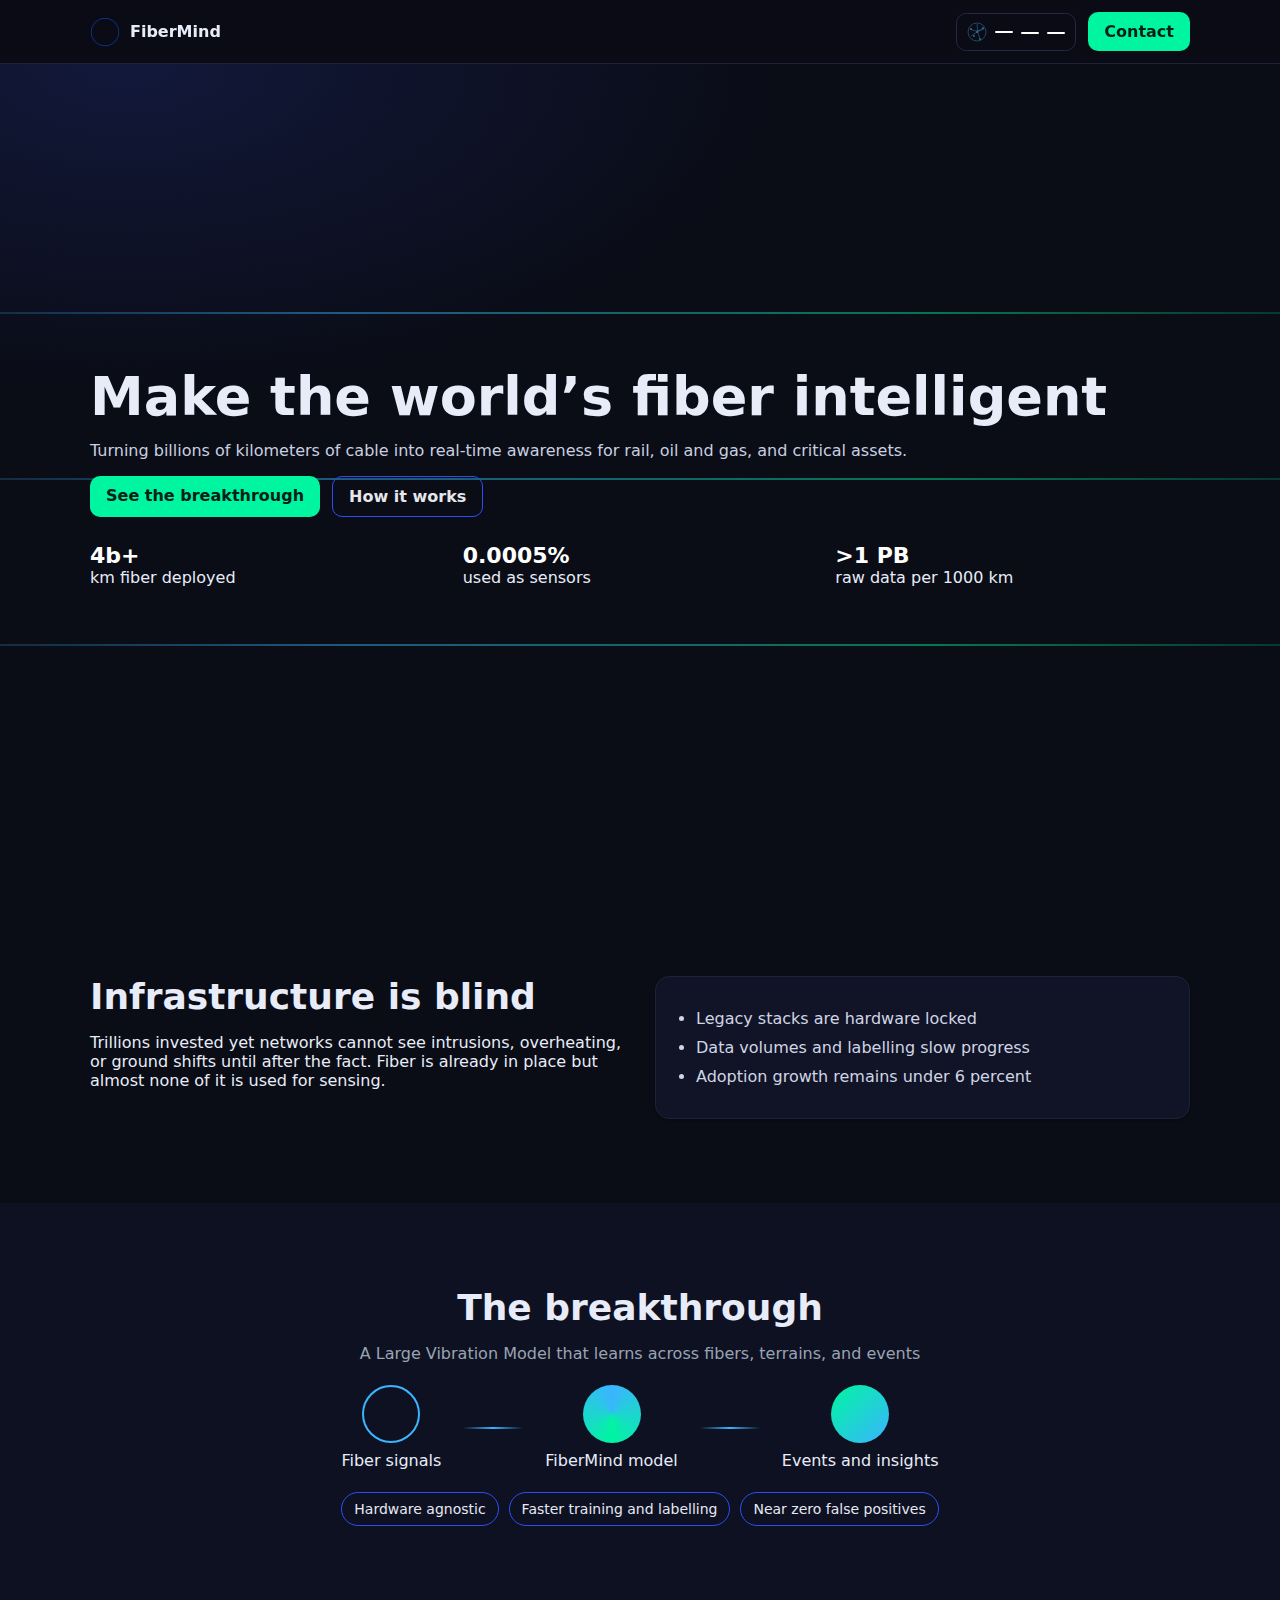
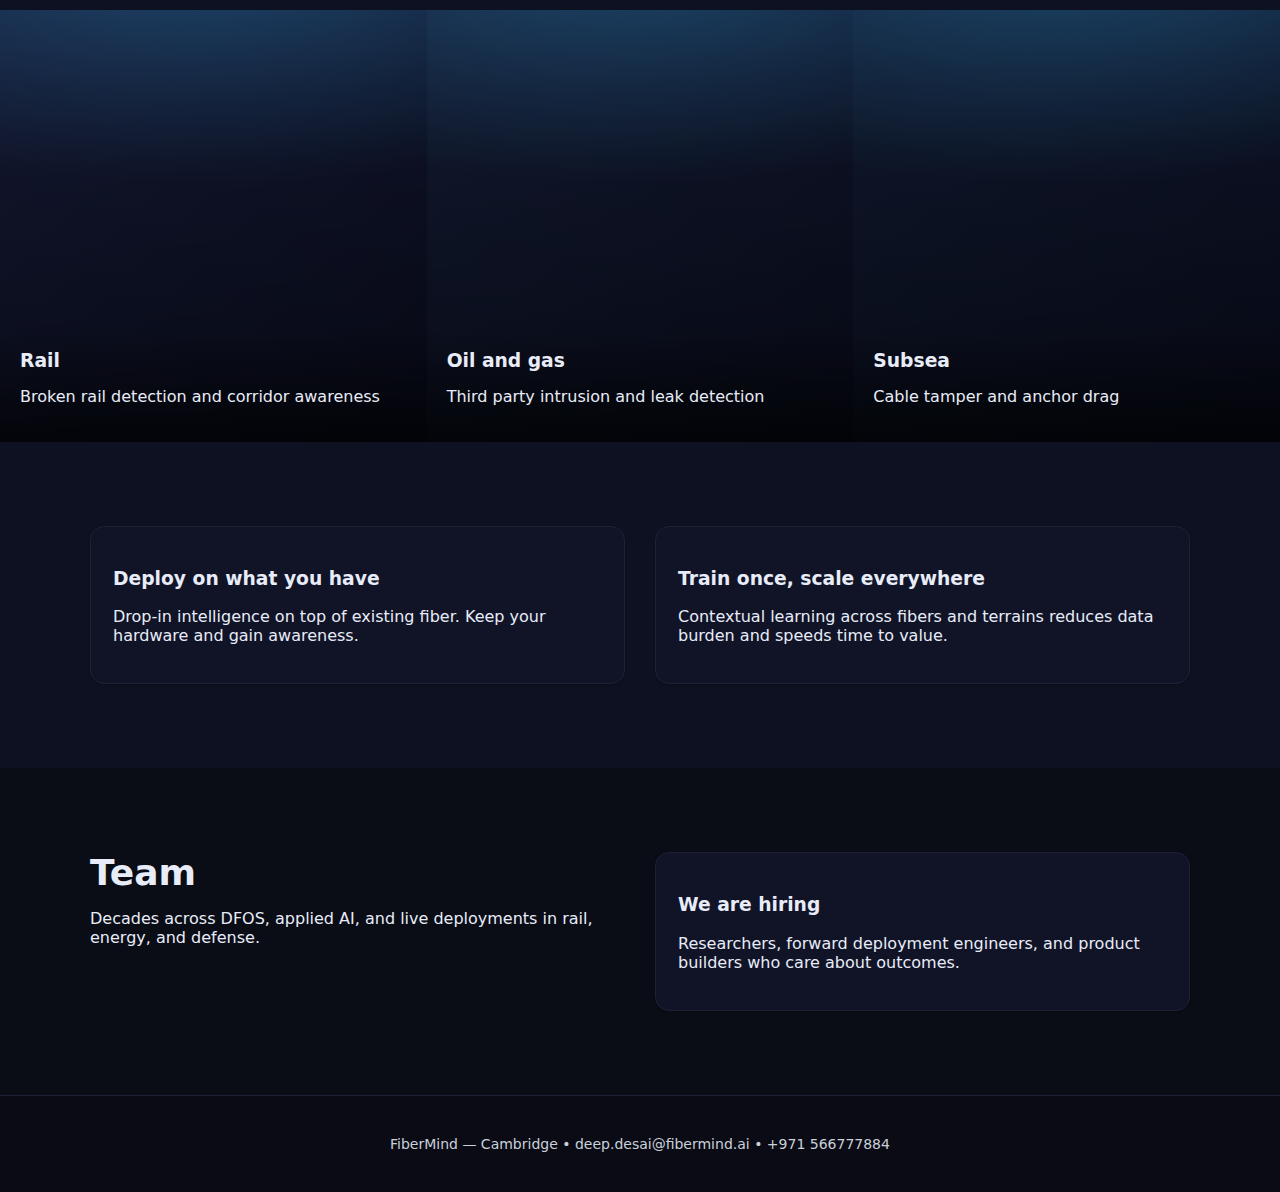
<file: index.html>
<!DOCTYPE html>
<html lang="en">
<head>
  <meta charset="utf-8" />
  <meta name="viewport" content="width=device-width, initial-scale=1" />
  <title>FiberMind — Infrastructure Intelligence</title>

  <!-- Cache-busted CSS & JS -->
  <link rel="stylesheet" href="styles.css?v=4" />
  <script defer src="script.js?v=4"></script>

  <!-- Fail-safe so page never renders blank without JS -->
  <noscript>
    <style>body{background:#0A0C16;color:#E8ECF8;font-family:system-ui,Arial,sans-serif;padding:20px}</style>
    <p>This site works best with JavaScript enabled.</p>
  </noscript>
</head>
<body>
  <!-- ===== Header: logo left, burger + Contact right ===== -->
  <header class="header">
    <div class="wrap header-row">
      <a class="brand" href="#">
        <img src="logo.png" alt="FiberMind logo" class="logo" />
        <span class="site-name">FiberMind</span>
      </a>
      <div class="right-controls">
        <button class="hamburger" id="menu-toggle" aria-label="Open menu" aria-expanded="false">
          <img src="network-icon.svg" class="net-icon" alt="" />
          <span></span><span></span><span></span>
        </button>
        <a class="btn btn-contact" href="contact.html">Contact</a>
      </div>
    </div>

    <!-- Slide-out drawer -->
    <nav id="drawer" class="drawer" hidden>
      <div class="drawer-head">
        <span>Menu</span>
        <button id="drawer-close" aria-label="Close">✕</button>
      </div>
      <a href="#problem" class="drawer-link">Problem</a>
      <a href="#breakthrough" class="drawer-link">Breakthrough</a>
      <a href="#industries" class="drawer-link">Industries</a>
      <a href="#how-it-works" class="drawer-link">How it works</a>
      <a href="#team" class="drawer-link">Team</a>
      <a href="contact.html" class="btn drawer-cta">Contact</a>
    </nav>
  </header>

  <!-- ===== Hero (with animated strands) ===== -->
  <section class="hero" id="top">
    <div class="hero-bg">
      <div class="strand s1"></div>
      <div class="strand s2"></div>
      <div class="strand s3"></div>
      <div class="noise"></div>
    </div>
    <div class="hero-inner wrap">
      <h1>Make the world’s fiber intelligent</h1>
      <p class="lead">Turning billions of kilometers of cable into real-time awareness for rail, oil and gas, and critical assets.</p>
      <div class="cta-row">
        <a class="btn" href="#breakthrough">See the breakthrough</a>
        <a class="btn ghost" href="#how-it-works">How it works</a>
      </div>
      <div class="stats">
        <div><strong>4b+</strong><span>km fiber deployed</span></div>
        <div><strong>0.0005%</strong><span>used as sensors</span></div>
        <div><strong>&gt;1 PB</strong><span>raw data per 1000 km</span></div>
      </div>
    </div>
    <button class="scroll-hint" aria-label="Scroll down" onclick="document.getElementById('problem').scrollIntoView({behavior:'smooth'})">↓</button>
  </section>

  <!-- ===== Problem ===== -->
  <section class="panel" id="problem" data-parallax>
    <div class="wrap grid-2">
      <div class="copy">
        <h2>Infrastructure is blind</h2>
        <p>Trillions invested yet networks cannot see intrusions, overheating, or ground shifts until after the fact. Fiber is already in place but almost none of it is used for sensing.</p>
      </div>
      <div class="card">
        <ul class="checks">
          <li>Legacy stacks are hardware locked</li>
          <li>Data volumes and labelling slow progress</li>
          <li>Adoption growth remains under 6 percent</li>
        </ul>
      </div>
    </div>
  </section>

  <!-- ===== Breakthrough ===== -->
  <section class="panel alt" id="breakthrough" data-parallax>
    <div class="wrap">
      <h2 class="center">The breakthrough</h2>
      <p class="center muted">A Large Vibration Model that learns across fibers, terrains, and events</p>

      <div class="flow">
        <div class="node"><div class="icon ring"></div><span>Fiber signals</span></div>
        <div class="arrow"></div>
        <div class="node"><div class="icon brain"></div><span>FiberMind model</span></div>
        <div class="arrow"></div>
        <div class="node"><div class="icon outcomes"></div><span>Events and insights</span></div>
      </div>

      <div class="pill-row">
        <span class="pill">Hardware agnostic</span>
        <span class="pill">Faster training and labelling</span>
        <span class="pill">Near zero false positives</span>
      </div>
    </div>
  </section>

  <!-- ===== Industries ===== -->
  <section class="industries" id="industries">
    <div class="industry rail" data-parallax>
      <div class="overlay"><h3>Rail</h3><p>Broken rail detection and corridor awareness</p></div>
    </div>
    <div class="industry oil" data-parallax>
      <div class="overlay"><h3>Oil and gas</h3><p>Third party intrusion and leak detection</p></div>
    </div>
    <div class="industry subsea" data-parallax>
      <div class="overlay"><h3>Subsea</h3><p>Cable tamper and anchor drag</p></div>
    </div>
  </section>

  <!-- ===== How it works ===== -->
  <section class="panel alt" id="how-it-works" data-parallax>
    <div class="wrap grid-2">
      <div class="card">
        <h3>Deploy on what you have</h3>
        <p>Drop-in intelligence on top of existing fiber. Keep your hardware and gain awareness.</p>
      </div>
      <div class="card">
        <h3>Train once, scale everywhere</h3>
        <p>Contextual learning across fibers and terrains reduces data burden and speeds time to value.</p>
      </div>
    </div>
  </section>

  <!-- ===== Team ===== -->
  <section class="panel" id="team" data-parallax>
    <div class="wrap grid-2">
      <div class="copy">
        <h2>Team</h2>
        <p>Decades across DFOS, applied AI, and live deployments in rail, energy, and defense.</p>
      </div>
      <div class="card">
        <h3>We are hiring</h3>
        <p>Researchers, forward deployment engineers, and product builders who care about outcomes.</p>
      </div>
    </div>
  </section>

  <!-- ===== Footer ===== -->
  <footer class="footer">
    <div class="wrap">
      <p>FiberMind — Cambridge • deep.desai@fibermind.ai • +971 566777884</p>
    </div>
  </footer>
</body>
</html>
</file>
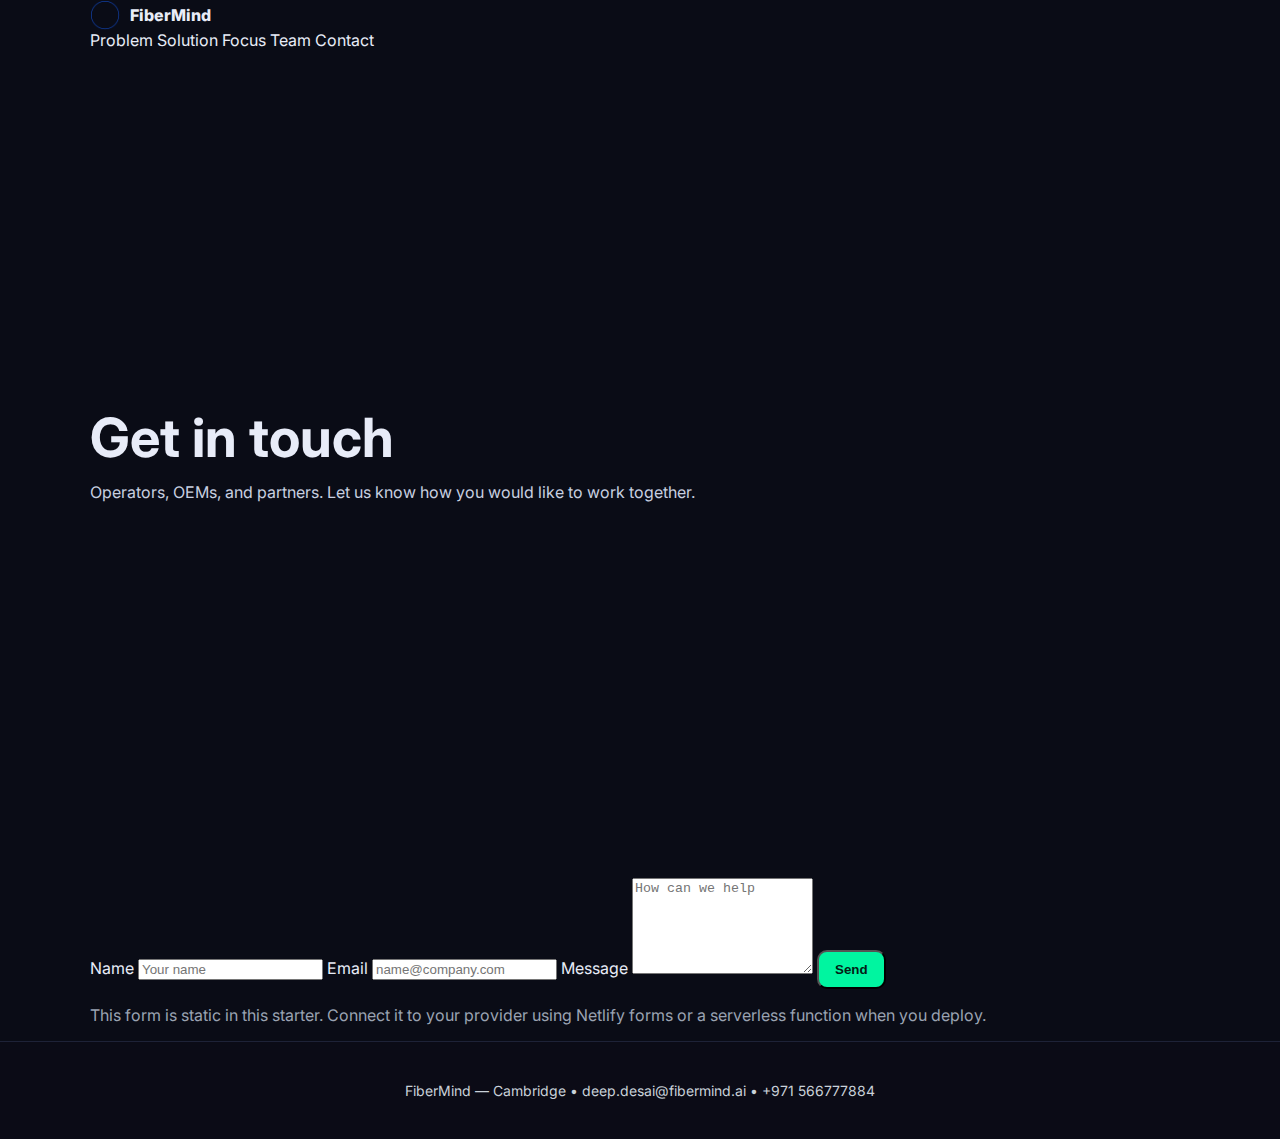
<file: contact.html>
<!doctype html>
<html lang="en">
<head>
  <meta charset="utf-8">
  <meta name="viewport" content="width=device-width, initial-scale=1">
  <title>Contact — FiberMind</title>
  <link href="https://fonts.googleapis.com/css2?family=Inter:wght@300;400;600;700;800&display=swap" rel="stylesheet">
  <link rel="stylesheet" href="styles.css">
</head>
<body>
  <header class="nav">
    <div class="wrap">
      <div class="brand">
        <img src="logo.png" alt="FiberMind logo" class="logo">
        <span>FiberMind</span>
      </div>
      <nav>
        <a href="index.html#problem">Problem</a>
        <a href="index.html#solution">Solution</a>
        <a href="index.html#focus">Focus</a>
        <a href="index.html#team">Team</a>
        <a class="cta" href="#">Contact</a>
      </nav>
    </div>
  </header>

  <section class="hero small">
    <div class="wrap">
      <h1>Get in touch</h1>
      <p class="lead">Operators, OEMs, and partners. Let us know how you would like to work together.</p>
    </div>
  </section>

  <section class="section">
    <div class="wrap">
      <form class="contact">
        <label>Name <input type="text" placeholder="Your name"></label>
        <label>Email <input type="email" placeholder="name@company.com"></label>
        <label>Message <textarea rows="6" placeholder="How can we help"></textarea></label>
        <button class="btn" type="submit">Send</button>
      </form>
      <p class="muted">This form is static in this starter. Connect it to your provider using Netlify forms or a serverless function when you deploy.</p>
    </div>
  </section>

  <footer class="footer">
    <div class="wrap">
      <p>FiberMind — Cambridge • deep.desai@fibermind.ai • +971 566777884</p>
    </div>
  </footer>
</body>
</html>
</file>
<file: styles.css>
/* ===== Design tokens ===== */
:root{
  --ink:#E8ECF8; --muted:#9AA3B2; --accent:#00F5A0;
  --bg:#0A0C16; --bg-soft:#0E1122; --panel:#111427; --line:#1E2237;
  --max:1100px; --radius:14px;
}

/* ===== Base ===== */
*{box-sizing:border-box}
html,body{margin:0;padding:0}
body{
  font-family:Inter,system-ui,-apple-system,Segoe UI,Roboto,Arial,sans-serif;
  background:var(--bg); color:var(--ink);
  -webkit-font-smoothing:antialiased; -moz-osx-font-smoothing:grayscale;
}
img{max-width:100%; display:block}
a{text-decoration:none; color:inherit}
.wrap{width:min(var(--max),92%); margin:0 auto}

/* ===== Header ===== */
.header{position:sticky; top:0; z-index:60; background:rgba(10,12,22,.7);
  backdrop-filter:blur(8px); border-bottom:1px solid var(--line)}
.header-row{display:flex; align-items:center; justify-content:space-between; padding:12px 0}
.brand{display:flex; align-items:center; gap:10px; font-weight:800}
.logo{width:30px; height:30px}
.right-controls{display:flex; align-items:center; gap:12px}
.btn{background:var(--accent); color:#042016; padding:10px 16px; border-radius:10px; font-weight:800}
.btn.ghost{background:transparent; border:1.5px solid #2B4EF6; color:#E5E7EB}

/* Hamburger */
.hamburger{display:flex; align-items:center; gap:8px; background:#0B0B16;
  border:1px solid #232744; color:#fff; padding:8px 10px; border-radius:10px; cursor:pointer}
.hamburger span{display:block; width:18px; height:2px; background:#fff; border-radius:2px}
.hamburger span+span{margin-top:3px}
.net-icon{width:20px; height:20px; opacity:.85}

/* Drawer */
.drawer{position:fixed; inset:0; background:rgba(0,0,0,.45); display:none}
.drawer.open{display:block}
.drawer[hidden]{display:none}
.drawer .drawer-head{background:#0B0B16; color:#fff; display:flex; align-items:center;
  justify-content:space-between; padding:12px 16px; border-bottom:1px solid var(--line)}
.drawer-link{display:block; background:#0F1224; color:#E6E8F2; padding:14px 16px; border-bottom:1px solid var(--line)}
.drawer-cta{margin:12px 16px}

/* ===== Hero ===== */
.hero{position:relative; min-height:92vh; display:flex; align-items:center; overflow:hidden}
.hero-inner{position:relative; z-index:2}
.hero h1{margin:0 0 10px 0; font-size:clamp(32px,6vw,54px); line-height:1.05}
.lead{max-width:820px; color:#C8D0E0}
.cta-row{display:flex; gap:12px; margin-top:16px; flex-wrap:wrap}
.stats{margin-top:26px; display:grid; grid-template-columns:repeat(3,1fr); gap:18px}
.stats strong{display:block; font-size:22px; color:#fff}

/* Animated hero background (pure CSS, sits behind content) */
.hero-bg{position:absolute; inset:0; z-index:1;
  background:radial-gradient(1200px 600px at 10% 0%, #12183A 0%, #0A0C16 55%, #0A0C16 100%)}
.strand{position:absolute; left:-20%; width:140%; height:2px;
  background:linear-gradient(90deg,rgba(0,0,0,0),#3AB5FF,#00F5A0,rgba(0,0,0,0));
  filter:blur(0.3px); opacity:.45}
.s1{top:30%; animation:flow 8s linear infinite}
.s2{top:50%; animation:flow 9s linear infinite reverse}
.s3{top:70%; animation:flow 10s linear infinite}
@keyframes flow{0%{transform:translateX(-10%)}100%{transform:translateX(10%)}}
.noise{position:absolute; inset:0;
  background-image:radial-gradient(rgba(255,255,255,.04) 1px, transparent 1px);
  background-size:3px 3px; mix-blend-mode:overlay; opacity:.3}
.scroll-hint{position:absolute; bottom:18px; left:50%; transform:translateX(-50%);
  background:transparent; border:0; color:#9AA3B2; font-size:22px;
  animation:updown 1.6s ease-in-out infinite; cursor:pointer}
@keyframes updown{0%,100%{transform:translate(-50%,0)}50%{transform:translate(-50%,-6px)}}

/* ===== Panels & Sections ===== */
.panel{padding:84px 0; background:var(--bg)}
.panel.alt{background:var(--bg-soft)}
.grid-2{display:grid; grid-template-columns:1fr 1fr; gap:30px; align-items:start}
.card{background:var(--panel); border:1px solid var(--line); border-radius:var(--radius);
  padding:22px; box-shadow:0 1px 2px rgba(0,0,0,.25)}
.checks{padding-left:18px; margin:0}
.checks li{margin:10px 0; color:#D0D5E3}
h2{margin:0 0 10px 0; font-size:clamp(24px,4.5vw,36px)}
.center{text-align:center} .muted{color:var(--muted)}

/* Flow diagram */
.flow{display:flex; align-items:center; justify-content:center; gap:22px; margin:22px 0}
.node{display:flex; flex-direction:column; align-items:center; gap:8px}
.icon{width:58px; height:58px; border-radius:50%; display:inline-block; position:relative}
.icon.ring{border:2px solid #3AB5FF}
.icon.brain{background:conic-gradient(from 0deg, #3AB5FF, #00F5A0, #3AB5FF)}
.icon.outcomes{background:linear-gradient(135deg,#00F5A0 0%, #3AB5FF 100%)}
.arrow{width:60px; height:2px; background:linear-gradient(90deg, rgba(0,0,0,0), #3AB5FF, rgba(0,0,0,0))}
.pill-row{display:flex; gap:10px; flex-wrap:wrap; justify-content:center}
.pill{border:1px solid #2B4EF6; color:#E6E8F2; padding:8px 12px; border-radius:999px; font-size:14px}

/* Industries strip */
.industries{display:grid; grid-template-columns:repeat(3,1fr); min-height:48vh}
.industry{position:relative; overflow:hidden}
.industry::before{content:""; position:absolute; inset:0; transform:scale(1.2);
  background:linear-gradient(180deg,rgba(0,0,0,.15),rgba(0,0,0,.55)),
             radial-gradient(800px 300px at 50% 0%, rgba(58,181,255,.35), transparent 60%)}
.industry .overlay{position:absolute; inset:auto 0 0 0; padding:20px;
  background:linear-gradient(180deg, transparent, rgba(0,0,0,.6))}
.industry h3{margin:0 0 4px 0}
.industry.rail{background-image:linear-gradient(135deg,#1a2040,#0e1228)}
.industry.oil{background-image:linear-gradient(135deg,#18223e,#0e1228)}
.industry.subsea{background-image:linear-gradient(135deg,#15203a,#0e1228)}

/* ===== Footer ===== */
.footer{background:#0B0B16; color:#C9D1D9; border-top:1px solid var(--line);
  padding:26px 0; text-align:center; font-size:14px}

/* ===== Reveal/Parallax — DISABLED for stability ===== */
.reveal{opacity:1 !important; transform:none !important}
.delay-1,.delay-2,.delay-3{transition:none !important}
[data-parallax]{transform:none !important}

/* ===== Responsive ===== */
@media (max-width:1000px){
  .grid-2{grid-template-columns:1fr}
  .industries{grid-template-columns:1fr}
}
@media (max-width:520px){
  .btn{width:100%; text-align:center}
}
</file>
